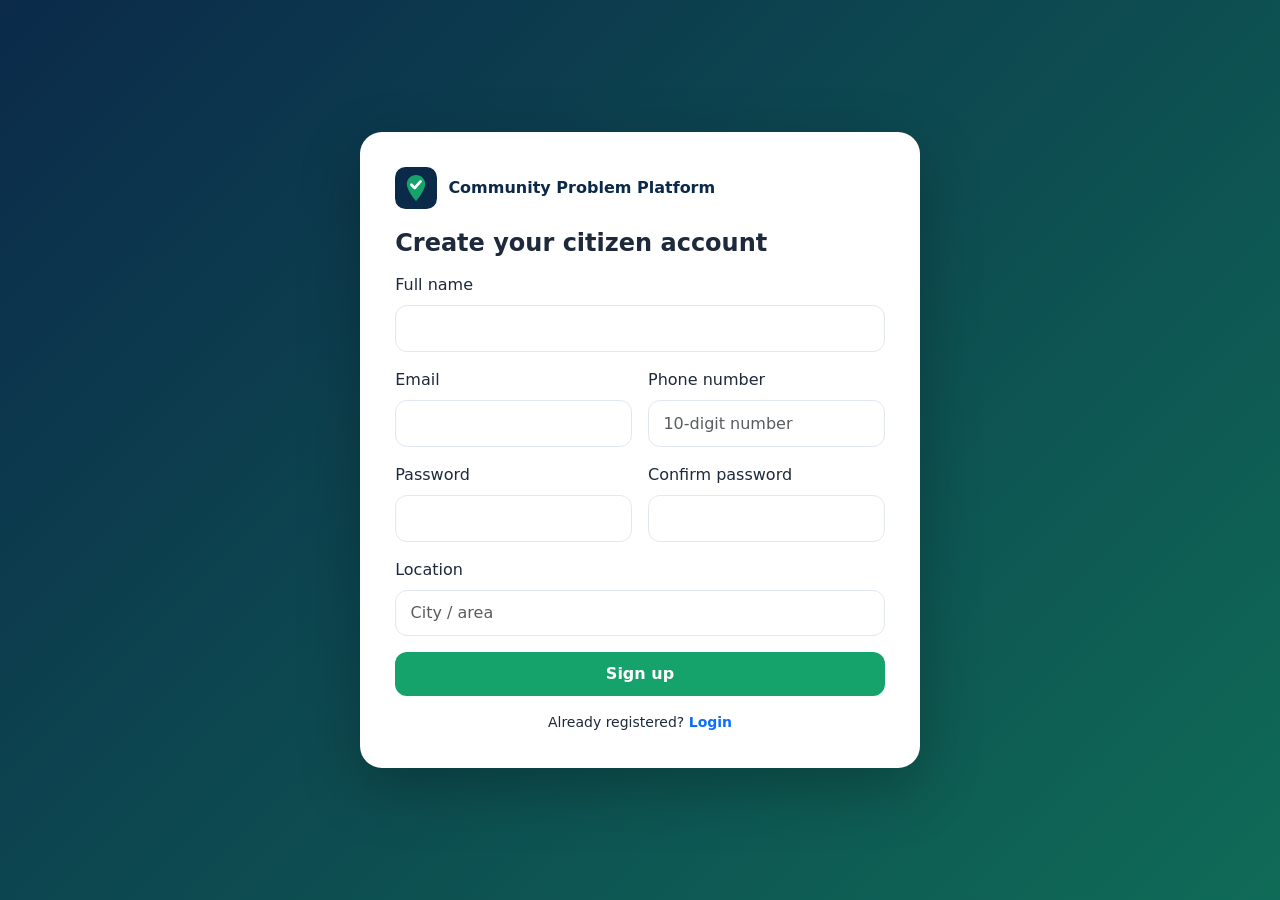
<file: register.html>
<!DOCTYPE html>
<html lang="en"><head><meta charset="utf-8"><meta name="viewport" content="width=device-width, initial-scale=1">
<title>Sign Up | Community Problem Platform</title><link rel="icon" href="images/logo.svg">
<link href="https://cdn.jsdelivr.net/npm/bootstrap@5.3.3/dist/css/bootstrap.min.css" rel="stylesheet">
<link href="https://cdn.jsdelivr.net/npm/bootstrap-icons@1.11.3/font/bootstrap-icons.css" rel="stylesheet">
<link href="css/style.css" rel="stylesheet"></head>
<body><div class="auth-wrap"><div class="auth-card" style="max-width:560px">
  <div class="brand"><img src="images/logo.svg" alt=""><span>Community Problem Platform</span></div>
  <h4 class="fw-bold mb-3">Create your citizen account</h4>
  <form id="regForm" novalidate><div class="row g-3">
    <div class="col-12"><label class="form-label">Full name</label><input class="form-control" name="full_name"></div>
    <div class="col-md-6"><label class="form-label">Email</label><input type="email" class="form-control" name="email"></div>
    <div class="col-md-6"><label class="form-label">Phone number</label><input class="form-control" name="phone" placeholder="10-digit number"></div>
    <div class="col-md-6"><label class="form-label">Password</label><input type="password" class="form-control" name="password"></div>
    <div class="col-md-6"><label class="form-label">Confirm password</label><input type="password" class="form-control" name="confirm_password"></div>
    <div class="col-12"><label class="form-label">Location</label><input class="form-control" name="location" placeholder="City / area"></div>
    <div class="col-12 d-grid"><button class="btn btn-green" id="btn">Sign up</button></div>
  </div></form>
  <div class="text-center mt-3 small">Already registered? <a href="login.html" class="fw-semibold">Login</a></div>
</div></div>
<script src="js/app.js"></script><script src="js/register.js"></script></body></html>
</file>
<file: css/style.css>
:root{--navy:#0b2a4a;--navy-2:#12386a;--green:#16a36b;--green-d:#0f8556;--bg:#f3f6fb;--card:#fff;--text:#1e293b;--muted:#64748b;--line:#e2e8f0;--radius:16px;--shadow:0 6px 24px rgba(11,42,74,.08)}
*{box-sizing:border-box}
body{font-family:'Inter','Segoe UI',system-ui,sans-serif;background:var(--bg);color:var(--text);margin:0}
a{text-decoration:none}
.btn{border-radius:12px;font-weight:600;padding:.6rem 1.2rem;transition:all .2s}
.btn-green{background:var(--green);color:#fff;border:0}.btn-green:hover{background:var(--green-d);color:#fff;transform:translateY(-1px)}
.btn-navy{background:var(--navy);color:#fff;border:0}.btn-navy:hover{background:var(--navy-2);color:#fff}
.btn-outline-navy{border:2px solid var(--navy);color:var(--navy);background:transparent}.btn-outline-navy:hover{background:var(--navy);color:#fff}
.form-control,.form-select{border-radius:12px;border:1.5px solid var(--line);padding:.65rem .9rem}
.form-control:focus,.form-select:focus{border-color:var(--green);box-shadow:0 0 0 .2rem rgba(22,163,107,.15)}
.card-x{background:var(--card);border-radius:var(--radius);box-shadow:var(--shadow);padding:1.4rem;border:1px solid rgba(226,232,240,.6)}
/* shell */
.sidebar{position:fixed;inset:0 auto 0 0;width:260px;background:linear-gradient(180deg,var(--navy),#071a30);color:#cbd5e1;padding:1.2rem .9rem;z-index:1040;transition:transform .25s;display:flex;flex-direction:column;overflow-y:auto}
.sidebar .brand{display:flex;align-items:center;gap:.7rem;color:#fff;font-weight:700;padding:.3rem .6rem 1.2rem;font-size:1.05rem;line-height:1.2}
.sidebar .brand img{width:38px;height:38px}
.sidebar a.nav-i{display:flex;align-items:center;gap:.8rem;color:#cbd5e1;padding:.72rem .9rem;border-radius:12px;margin-bottom:.2rem;font-weight:500;transition:all .2s}
.sidebar a.nav-i:hover{background:rgba(255,255,255,.08);color:#fff;transform:translateX(3px)}
.sidebar a.nav-i.active{background:var(--green);color:#fff}
.sidebar .nav-i i{font-size:1.1rem}
.sidebar .spacer{flex:1}.sidebar .badge-n{margin-left:auto;background:#ef4444;color:#fff;border-radius:99px;font-size:.7rem;padding:.1rem .5rem}
.app-main{margin-left:260px;min-height:100vh}
.topbar{display:flex;align-items:center;gap:1rem;padding:1rem 1.6rem;background:#fff;border-bottom:1px solid var(--line);position:sticky;top:0;z-index:1030}
.topbar h1{font-size:1.25rem;margin:0;font-weight:700;color:var(--navy)}
.topbar .chip{margin-left:auto;display:flex;align-items:center;gap:.6rem;font-size:.9rem;color:var(--muted)}
.avatar{width:36px;height:36px;border-radius:50%;background:var(--green);color:#fff;display:grid;place-items:center;font-weight:700}
.content{padding:1.6rem}
.menu-btn{border:0;background:var(--bg);width:40px;height:40px;border-radius:12px;font-size:1.4rem;display:none}
@media(max-width:991px){.sidebar{transform:translateX(-100%)}.sidebar.open{transform:none;box-shadow:0 0 0 100vmax rgba(0,0,0,.4)}.app-main{margin-left:0}.menu-btn{display:block}.topbar .chip span{display:none}}
/* stats */
.stat{display:flex;align-items:center;gap:1rem;transition:transform .2s}.stat:hover{transform:translateY(-4px)}
.stat .ico{width:52px;height:52px;border-radius:14px;display:grid;place-items:center;font-size:1.5rem}
.stat h3{margin:0;font-size:1.8rem;font-weight:800;color:var(--navy)}.stat small{color:var(--muted);font-weight:500}
.ic-navy{background:#e0e9f5;color:var(--navy)}.ic-green{background:#dcf5ea;color:var(--green-d)}.ic-amber{background:#fef3c7;color:#b45309}.ic-blue{background:#dbeafe;color:#1d4ed8}.ic-red{background:#fee2e2;color:#b91c1c}.ic-purple{background:#ede9fe;color:#6d28d9}
/* badges */
.badge-status{display:inline-block;padding:.28rem .7rem;border-radius:99px;font-size:.78rem;font-weight:600}
.s-submitted{background:#e0e7ff;color:#3730a3}.s-under-review{background:#fef3c7;color:#92400e}.s-assigned{background:#dbeafe;color:#1e40af}.s-in-progress{background:#ffedd5;color:#9a3412}.s-resolved{background:#dcfce7;color:#166534}.s-rejected{background:#fee2e2;color:#991b1b}
.p-high{background:#fee2e2;color:#991b1b}.p-medium{background:#fef3c7;color:#92400e}.p-low{background:#dcfce7;color:#166534}
.table>:not(caption)>*>*{padding:.85rem .8rem;vertical-align:middle}
.table thead th{color:var(--muted);font-size:.78rem;text-transform:uppercase;letter-spacing:.04em;border-bottom:2px solid var(--line)}
.table-hover tbody tr{transition:background .15s}
.mini-bar{height:6px;background:var(--line);border-radius:99px;overflow:hidden;min-width:90px}.mini-bar>div{height:100%;background:var(--green);border-radius:99px}
/* complaint cards */
.c-card{overflow:hidden;padding:0;transition:all .2s;height:100%}.c-card:hover{transform:translateY(-4px);box-shadow:0 12px 32px rgba(11,42,74,.14)}
.c-card .thumb{height:160px;background:#e8eef6 center/cover;display:grid;place-items:center;color:#94a3b8;font-size:2.4rem}
.c-card .body{padding:1.1rem}
.muted{color:var(--muted)}
/* stepper */
.stepper{display:flex;justify-content:space-between;position:relative;margin:1.5rem 0 .5rem}
.stepper:before{content:"";position:absolute;top:22px;left:8%;right:8%;height:4px;background:var(--line)}
.step{flex:1;text-align:center;position:relative;z-index:1;font-size:.85rem;color:var(--muted)}
.step .dot{width:46px;height:46px;border-radius:50%;background:#fff;border:4px solid var(--line);margin:0 auto .5rem;display:grid;place-items:center;font-size:1.2rem;transition:all .3s}
.step.reached .dot{background:var(--green);border-color:var(--green);color:#fff}.step.reached{color:var(--text);font-weight:600}
.step.current .dot{box-shadow:0 0 0 6px rgba(22,163,107,.2)}
.tl{list-style:none;padding-left:1.2rem;border-left:3px solid var(--line);margin:0}
.tl li{position:relative;padding:0 0 1.1rem 1rem}.tl li:before{content:"";position:absolute;left:-1.72rem;top:.3rem;width:14px;height:14px;border-radius:50%;background:var(--green);border:3px solid #fff;box-shadow:0 0 0 2px var(--green)}
.photo{width:100%;max-height:260px;object-fit:cover;border-radius:12px;border:1px solid var(--line)}
.toast-wrap{position:fixed;top:1rem;right:1rem;z-index:3000;display:flex;flex-direction:column;gap:.5rem}
.toast-msg{background:var(--navy);color:#fff;padding:.8rem 1.1rem;border-radius:12px;box-shadow:var(--shadow);min-width:240px;animation:in .25s}.toast-msg.err{background:#b91c1c}.toast-msg.ok{background:var(--green-d)}
@keyframes in{from{opacity:0;transform:translateY(-8px)}}
.notif{display:flex;gap:1rem;padding:1rem;border-radius:14px;border:1px solid var(--line);background:#fff;margin-bottom:.7rem;transition:all .2s}.notif.unread{border-left:5px solid var(--green);background:#f0fbf6}
.conf-bar{height:10px;border-radius:99px;background:var(--line);overflow:hidden}.conf-bar>div{height:100%;background:linear-gradient(90deg,var(--green),#34d399);transition:width .5s}
.pred-box{border:2px dashed var(--green);background:#f0fbf6;border-radius:14px;padding:1rem}
.cm td,.cm th{text-align:center;font-size:.8rem;padding:.4rem .6rem}
/* public */
.pub-nav{position:sticky;top:0;z-index:50;background:rgba(255,255,255,.92);backdrop-filter:blur(8px);border-bottom:1px solid var(--line)}
.pub-nav .nav-link{color:var(--navy);font-weight:600}.pub-nav .nav-link:hover{color:var(--green)}
.hero{background:linear-gradient(135deg,var(--navy) 0%,var(--navy-2) 60%,#0f6b57 100%);color:#fff;padding:5rem 0 6rem}
.hero h1{font-weight:800;font-size:clamp(2rem,5vw,3.4rem)}.hero p{font-size:1.15rem;opacity:.9}
.hero-stats{margin-top:-3.2rem}
.hero-stats .card-x{text-align:center}.hero-stats h2{font-weight:800;color:var(--navy);margin:0}
.sec{padding:4.5rem 0}.sec h2.t{font-weight:800;color:var(--navy)}
.feat{height:100%;transition:all .2s}.feat:hover{transform:translateY(-6px)}
.feat .ico{width:56px;height:56px;border-radius:16px;display:grid;place-items:center;font-size:1.6rem;margin-bottom:1rem}
.how-n{width:52px;height:52px;border-radius:50%;background:var(--green);color:#fff;font-weight:800;display:grid;place-items:center;margin:0 auto 1rem;font-size:1.3rem}
footer.pub{background:var(--navy);color:#cbd5e1;padding:2.2rem 0}
.auth-wrap{min-height:100vh;display:grid;place-items:center;background:linear-gradient(135deg,var(--navy),#0f6b57);padding:1.5rem}
.auth-card{width:100%;max-width:480px;background:#fff;border-radius:22px;padding:2.2rem;box-shadow:0 20px 60px rgba(0,0,0,.25)}
.auth-card .brand{display:flex;align-items:center;gap:.7rem;font-weight:800;color:var(--navy);margin-bottom:1.2rem}.auth-card .brand img{width:42px}
.invalid-msg{color:#b91c1c;font-size:.82rem;margin-top:.25rem}
</file>
